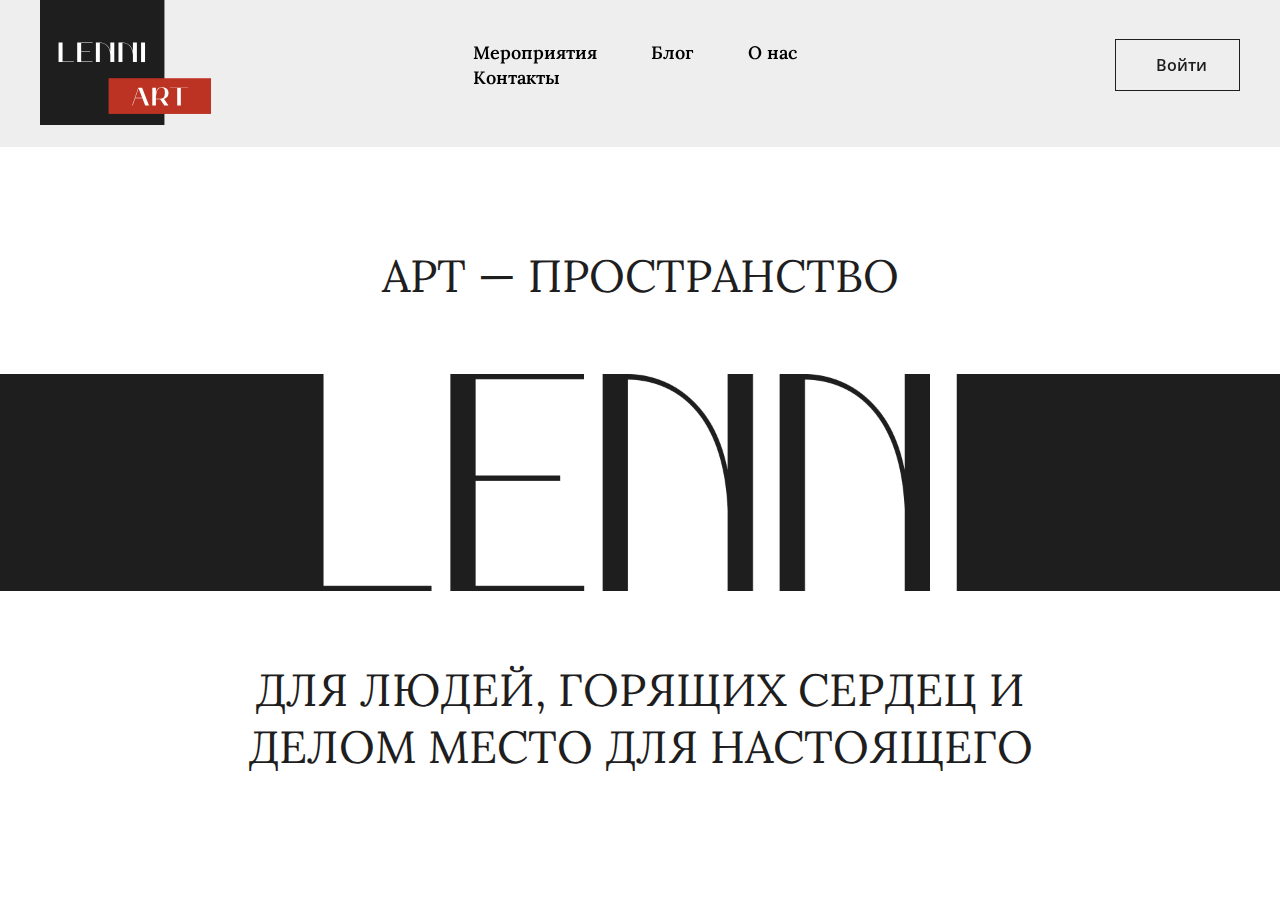
<file: index.html>
<!DOCTYPE html>
<html lang="ru">

<head>
    <meta charset="UTF-8">
    <meta name="viewport" content="width=device-width, initial-scale=1.0">
    <title>Lenni Art</title>
    <link rel="stylesheet" href="styles/styles.css">
    <link rel="preconnect" href="https://fonts.googleapis.com">
    <link rel="preconnect" href="https://fonts.gstatic.com" crossorigin>
    <link
        href="https://fonts.googleapis.com/css2?family=Lora:wght@400;500;600;700&family=Open+Sans:wght@400;500;600;700&display=swap"
        rel="stylesheet">
</head>

<body class="body">
    <header class="page-header">
        <div class="page-header__container">
            <a href="index.html" class="page-header__logo">
                <img src="images/logo.svg" class="page-header__logo-img" alt="logo">
            </a>

            <nav class="page-header__nav">
                <a href="#" class="page-header__nav-link">Мероприятия</a>
                <a href="#" class="page-header__nav-link">Блог</a>
                <a href="#" class="page-header__nav-link">О нас</a>
                <a href="#" class="page-header__nav-link">Контакты</a>
            </nav>

            <a href="#" class="btn page-header__sign-in-btn">Войти</a>
        </div>
    </header>
    <main class="main">
        <div class="home">
            <header class="main-header home__main-header">
                <h1 class="main-header__title">Арт — пространство</h1>
                <picture class="main-header__picture">
                    <img src="images/lenni.png" class="main-header__img" alt="img__main">

                </picture>
                <p class="main-header__text">
                    для людей, горящих сердец и делом
                    место для настоящего

                </p>

            </header>

            <sectionc class="offers home__offers">
                </section>
                <section class="about home__about"></section>
                <section class="upcoming home__upcoming"></section>
                <section class="listing home__listing"></section>
                <section class="contacts home__contacts"></section>

                <div class="doit home__doit"></div>
        </div>
    </main>
    <footer class="page-footer">

    </footer>
</body>

</html>
</file>
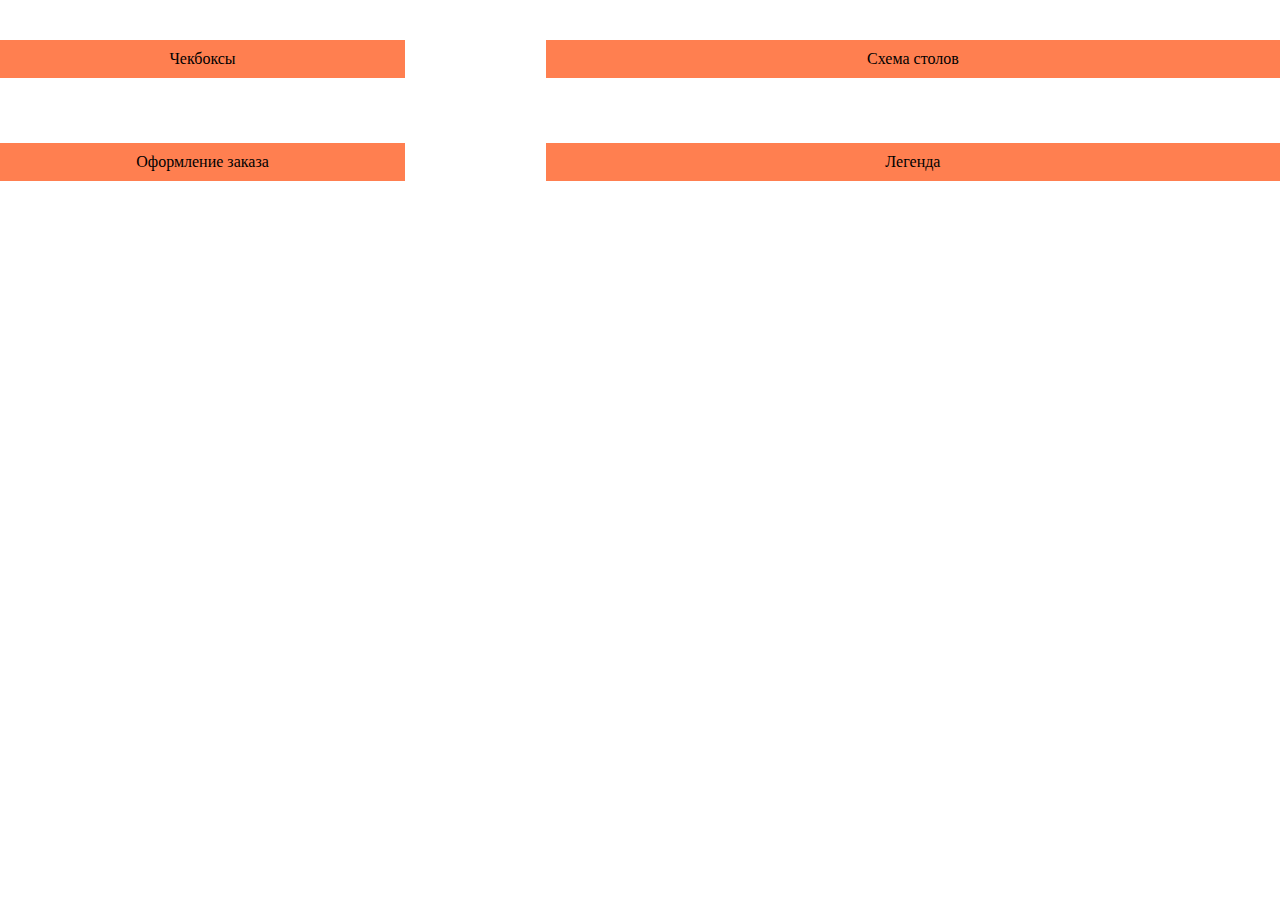
<file: event.html>
<!DOCTYPE html>
<html lang="ru">

<head>
    <meta charset="UTF-8">
    <meta name="viewport" content="width=device-width, initial-scale=1.0">
    <title>Lenni Art</title>
    <link rel="stylesheet" href="styles/styles.css">
    <link rel="preconnect" href="https://fonts.googleapis.com">
    <link rel="preconnect" href="https://fonts.gstatic.com" crossorigin>
    <link
        href="https://fonts.googleapis.com/css2?family=Lora:wght@400;500;600;700&family=Open+Sans:wght@300;400;500;600;700&display=swap"
        rel="stylesheet">
</head>

<body>
    <!--<header class="page-header">
        </header> -->
    <main class="main">
        <!-- Здесь будут хлебные крошки -->
        <article class="event">
            <!-- Здесь пропущенное содержимое страницы -->
            <form class="reserve event__reserve">
                <div class="reserve__checks">
                    Чекбоксы
                </div>
                <div class="reserve__scheme">
                    Схема столов
                </div>
                <div class="reserve__order">
                    Оформление заказа
                </div>
                <div class="reserve__legend">
                    Легенда
                </div>
            </form>
        </article>
    </main>

    <!-- <footer class="page-footer"></footer> -->
</body>

</html>
</file>
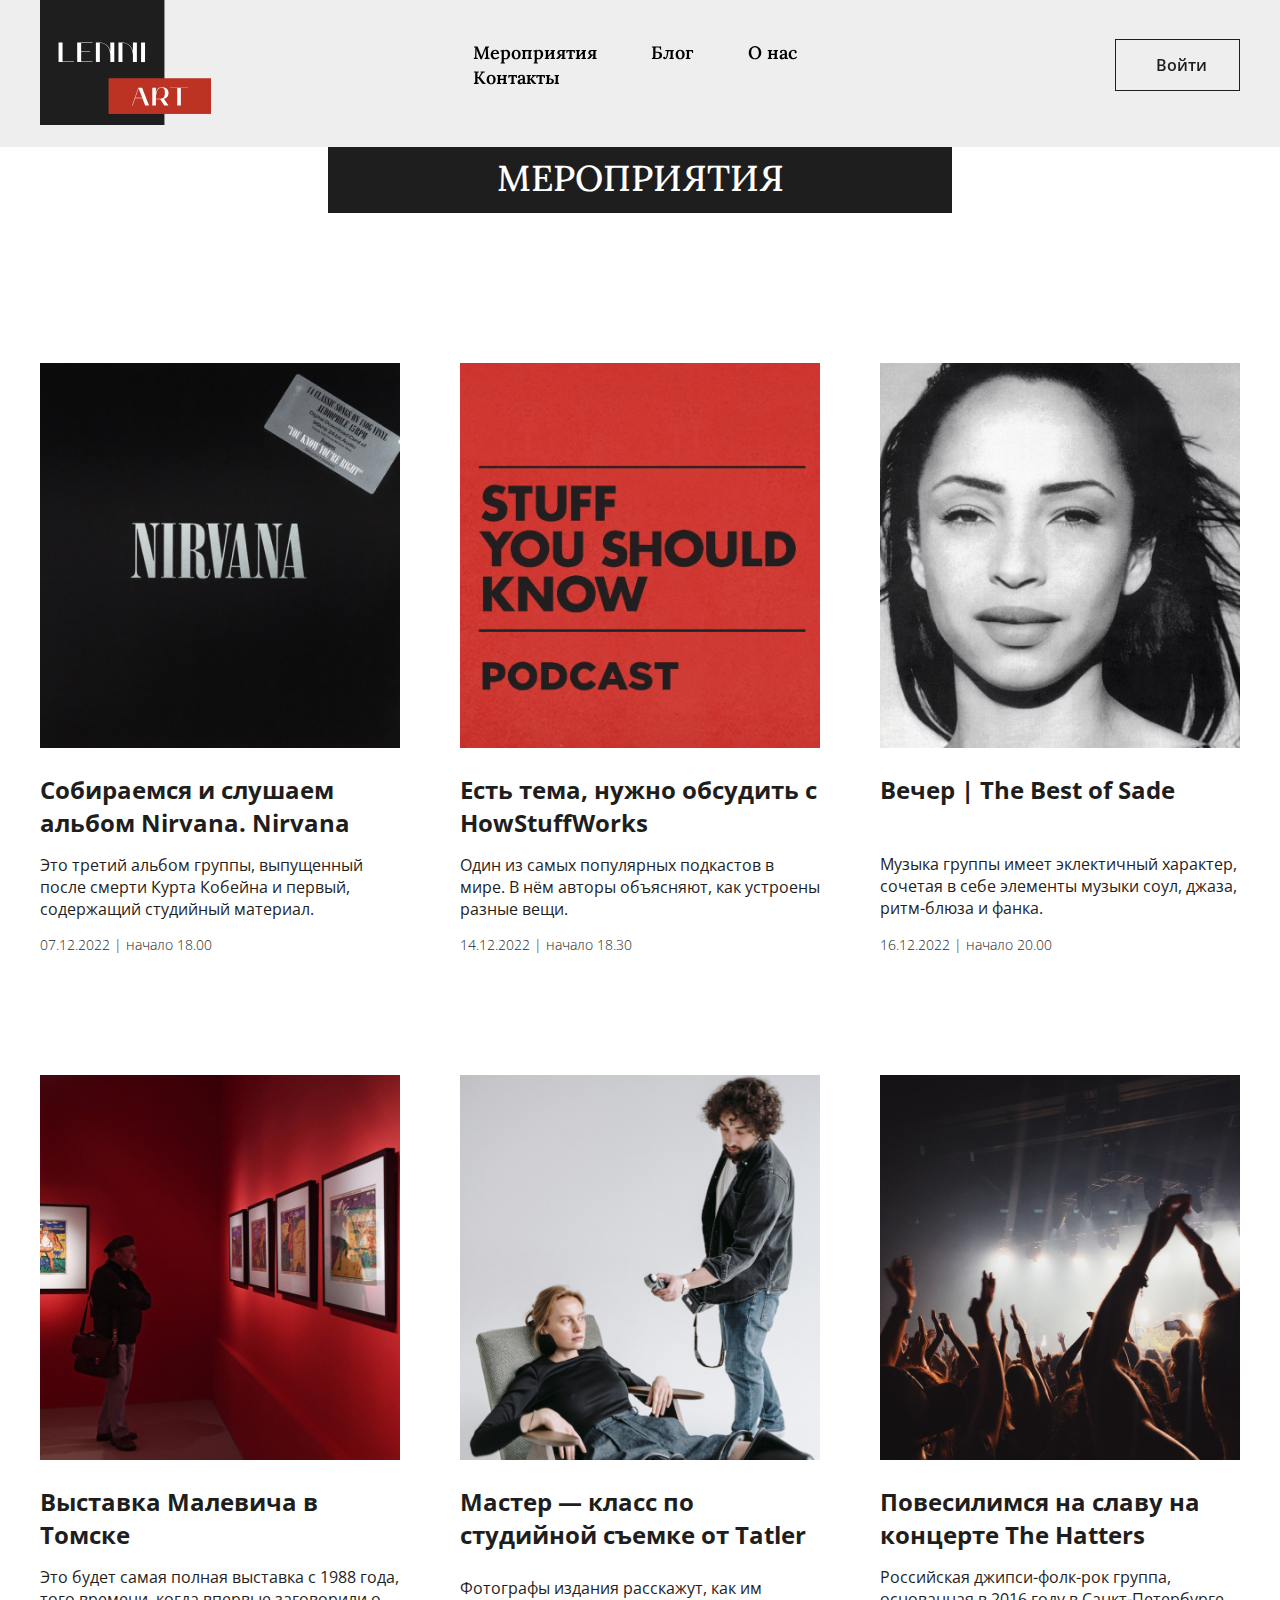
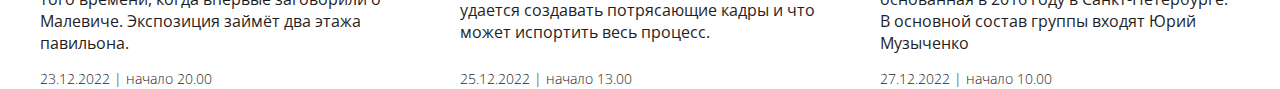
<file: events.html>
<!DOCTYPE html>
<html lang="ru">

<head>
    <meta charset="UTF-8">
    <meta name="viewport" content="width=device-width, initial-scale=1.0">
    <title>Lenni Art</title>
    <link rel="stylesheet" href="styles/styles.css">
    <link rel="preconnect" href="https://fonts.googleapis.com">
    <link rel="preconnect" href="https://fonts.gstatic.com" crossorigin>
    <link
        href="https://fonts.googleapis.com/css2?family=Lora:wght@400;500;600;700&family=Open+Sans:wght@300;400;500;600;700&display=swap"
        rel="stylesheet">
</head>

<body class="body">
    <header class="page-header">
        <div class="page-header__container">
            <a href="index.html" class="page-header__logo">
                <img src="images/logo.svg" class="page-header__logo-img" alt="logo">
            </a>

            <nav class="page-header__nav">
                <a href="#" class="page-header__nav-link">Мероприятия</a>
                <a href="#" class="page-header__nav-link">Блог</a>
                <a href="#" class="page-header__nav-link">О нас</a>
                <a href="#" class="page-header__nav-link">Контакты</a>
            </nav>

            <a href="#" class="btn page-header__sign-in-btn">Войти</a>
        </div>
    </header>
    <main class="main">
        <div class="events">
            <div class="events__container">
                <h2 class="events__title title">МЕРОПРИЯТИЯ</h2>
                <div class="events__list listing">
                    <article class="listing__card-event card-event">
                        <a href="#" class="card-event__link">
                            <picture class="card-event__picture">
                                <img src="images/nirvana.jpg" class="card-event__picture-img" alt="img">
                            </picture>
                            <h3 class="card-event__title">Собираемся и слушаем альбом Nirvana. Nirvana</h3>
                            <p class="card-event__text">Это третий альбом группы, выпущенный после смерти Курта Кобейна
                                и первый, содержащий студийный материал.</p>
                            <time datetime="2022-12-07T18:00" class="card-event__time">07.12.2022 | начало 18.00</time>
                        </a>
                    </article>

                    <article class="listing__card-event card-event">
                        <a href="#" class="card-event__link">
                            <picture class="card-event__picture">
                                <img src="images/howStuffWorks.jpg" class="card-event__picture-img" alt="img">
                            </picture>
                            <h3 class="card-event__title">Есть тема, нужно обсудить с HowStuffWorks</h3>
                            <p class="card-event__text">Один из самых популярных подкастов в мире. В нём авторы
                                объясняют, как устроены разные вещи.</p>
                            <time datetime="2022-12-14T18:30" class="card-event__time">14.12.2022 | начало 18.30</time>
                        </a>
                    </article>

                    <article class="listing__card-event card-event">
                        <a href="#" class="card-event__link">
                            <picture class="card-event__picture">
                                <img src="images/sade.jpg" class="card-event__picture-img" alt="img">
                            </picture>
                            <h3 class="card-event__title">Вечер | The Best of Sade</h3>
                            <p class="card-event__text">Музыка группы имеет эклектичный характер, сочетая в себе
                                элементы музыки соул, джаза,
                                ритм-блюза и фанка.</p>
                            <time datetime="2022-12-16T20:00" class="card-event__time">16.12.2022 | начало 20.00</time>
                        </a>
                    </article>

                    <article class="listing__card-event card-event">
                        <a href="#" class="card-event__link">
                            <picture class="card-event__picture">
                                <img src="images/malevich.jpg" class="card-event__picture-img" alt="img">
                            </picture>
                            <h3 class="card-event__title">Выставка Малевича в Томске</h3>
                            <p class="card-event__text">Это будет самая полная выставка с 1988 года, того времени, когда
                                впервые заговорили о Малевиче. Экспозиция займёт два этажа павильона.</p>
                            <time datetime="2022-12-23T20:00" class="card-event__time">23.12.2022 | начало 20.00</time>
                        </a>
                    </article>

                    <article class="listing__card-event card-event">
                        <a href="#" class="card-event__link">
                            <picture class="card-event__picture">
                                <img src="images/tatler.jpg" class="card-event__picture-img" alt="img">
                            </picture>
                            <h3 class="card-event__title">Мастер — класс по студийной съемке от Tatler</h3>
                            <p class="card-event__text">Фотографы издания расскажут, как им удается создавать
                                потрясающие кадры и что может испортить весь процесс.</p>
                            <time datetime="2022-12-25T13:00" class="card-event__time">25.12.2022 | начало 13.00</time>
                        </a>
                    </article>
                    <article class="listing__card-event card-event">
                        <a href="#" class="card-event__link">
                            <picture class="card-event__picture">
                                <img src="images/the hatters.jpg" class="card-event__picture-img" alt="img">
                            </picture>
                            <h3 class="card-event__title">Повесилимся на славу на концерте The Hatters</h3>
                            <p class="card-event__text">Российская джипси-фолк-рок группа, основанная в 2016 году в
                                Санкт-Петербурге. В основной состав группы входят Юрий Музыченко</p>
                            <time datetime="2022-12-27T10:00" class="card-event__time">27.12.2022 | начало 10.00</time>
                        </a>
                    </article>


                </div>
            </div>
        </div>
    </main>

    <footer class="page-footer">

    </footer>
</body>

</html>
</file>
<file: styles/styles.css>
html,
body {
    width: 100%;
    margin: 0;
    padding: 0;
}


.body {
    box-sizing: border-box;
    position: relative;
    display: flex;
    flex-direction: column;
    min-width: 680px;
    min-height: 100vh;
    color: #1F1E1E;
    font-family: "Open Sans", sans-serif;
    font-size: 16px;
    font-weight: 400;
    font-style: normal;
    line-height: 1.375;
}

.page-header {
    position: fixed;
    top: 0;
    left: 0;
    right: 0;
    width: 100%;
    height: 147px;
    z-index: 100;
}

.page-header::before {
    content: '';
    position: absolute;
    top: 0;
    left: 0;
    width: 100%;
    height: 100%;
    background-color: rgba(222, 222, 222, 0.50);

    @supports (backdrop-filter: blur(10px)) {
        backdrop-filter: blur(10px);
        background-color: rgba(222, 222, 222, 0.50);
    }
}

.page-header__container,
.events__container {
    box-sizing: border-box;
    position: relative;
    display: flex;
    justify-content: space-between;
    align-items: center;
    margin: 0 auto;
    padding-left: 40px;
    padding-right: 40px;
    max-width: 1414px;
    width: 100%;
}

.page-header__logo {
    margin-right: 237px;
    display: inline-block;
    width: 202px;
    height: 147x;
}

.page-header__logo-img {
    width: 100%;
    height: 100%;
}

.page-header__nav {
    display: inline-block;
    margin-right: 230px;
}

.page-header__nav-link {
    margin: 0 25px;
    font-family: 'Lora', sans-serif;
    color: #000000;
    font-weight: 600;
    font-size: 18px;
    line-height: 25px;
    text-decoration: none;
}



.btn {
    display: inline-block;
    box-sizing: border-box;
    padding: 15px 40px;
    border: 1px solid #1F1E1E;
    background-color: transparent;
    outline: none;
    color: #1F1E1E;
    font-family: "Open Sans", sans-serif;
    font-weight: 600;
    font-size: 16px;
    line-height: 20px;
    text-align: center;
    text-decoration: none;
    transition: color 0.2s, background-color 0.2s, border-color 0.2s;
    overflow: hidden;
    cursor: pointer;
}

.btn:hover {
    background-color: #1F1E1E;
    color: #ffffff;
}



.home {
    padding-top: 147px;
}

.main-header {
    padding: 100px 0;
}

.main-header__title,
.main-header__text {
    padding-left: 40px;
    padding-right: 40px;
    text-align: center;
    text-transform: uppercase;
    font-family: 'Lora', sans-serif;
    font-weight: 400;
    font-size: 45px;
    line-height: normal;
    color: #1F1E1E;
}

.main-header__title {
    margin: 0 0 70px;
}

.main-header__text {
    margin: 0 auto;
    max-width: 948px;
    width: 100%;
}

.main-header__picture {
    display: block;
    margin-bottom: 70px;
    position: relative;
    width: 100%;
}

.main-header__picture::before {
    content: '';
    display: block;
    width: 100%;
    padding-top: 16.927%;
}

.main-header__img {
    position: absolute;
    top: 0;
    left: 0;
    width: 100%;
    height: 100%;
    object-fit: contain;
}

.events {
    padding-top: 147px;

}

.events__container {
    flex-direction: column;
}

.events__title {
    align-self: center;
}

.title {
    margin: 0 0 150px;
    box-sizing: border-box;
    padding: 7px 45px 9px;
    max-width: 624px;
    width: 100%;
    text-align: center;
    background-color: #1F1E1E;
    text-transform: uppercase;
    font-family: Lora;
    font-size: 36px;
    font-style: normal;
    font-weight: 500;
    color: #ffffff;
}

.listing {
    display: flex;
    flex-wrap: wrap;
    gap: 120px 60px;
}

.listing__card-event {
    max-width: 405px;
    width: calc(33.333% - 40px);
}

.card-event {
    box-sizing: border-box;

}

.card-event__link {
    text-decoration: none;
    display: flex;
    flex-direction: column;
    height: 100%;

}

.card-event__link:hover .card-event__title {
    color: #A51505;
    text-decoration-color: #A51505;
}

.card-event__picture {
    position: relative;
    display: block;
    margin-bottom: 25px;
}

.card-event__picture::before {
    content: "";
    display: block;
    width: 100%;
    padding-top: 107.160%;
}

.card-event__picture-img {
    position: absolute;
    top: 0;
    left: 0;
    width: 100%;
    height: 100%;
    object-fit: cover;

}

.card-event__title {
    margin: 0 0 auto;
    min-height: 64px;
    text-decoration: underline;
    text-decoration-color: transparent;
    font-family: "Open Sans";
    font-size: 24px;
    font-style: normal;
    font-weight: 700;
    line-height: normal;
    color: #1F1E1E;
    transition: color 0.2s, text-decoration-color 0.23s;
}

.card-event__text {
    margin: 15px 0;
    font-size: 16px;
    font-weight: 400;
    line-height: normal;
    color: #1F1E1E;

}

.card-event__time {
    margin-top: auto;
    display: block;
    font-size: 14px;
    font-style: normal;
    font-weight: 300;
    color: #1F1E1E;
}

.page-footer {}

/* Event Block */

.event {
    padding: 40px 0 150px;
}

.reserve {
    display: grid;
    gap: 65px 11%;
    grid-template-columns: 405px calc(89% - 405px);
    grid-template-areas:
        "checks scheme"
        "order legend";
    width: 100%;
}

.reserve__checks {
    grid-area: checks;
}

.reserve__order {
    grid-area: order;
}

.reserve__scheme {
    grid-area: scheme;
}

.reserve__scheme {
    grid-area: scheme;
}

.reserve>div {
    box-sizing: border-box;
    padding: 10px;
    background-color: coral;
    text-align: center;
}
</file>
